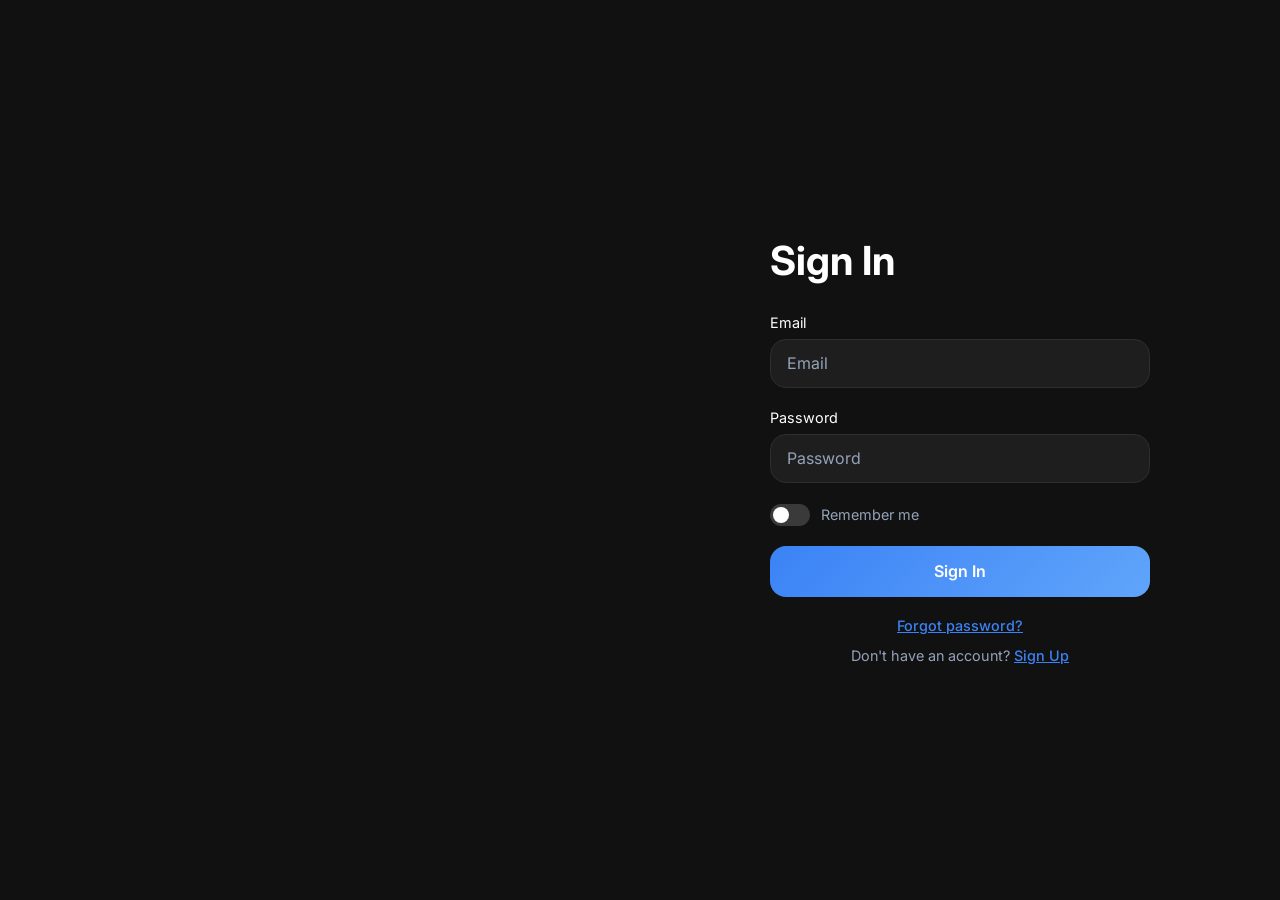
<file: signin.html>
<!DOCTYPE html>
<html lang="en">
<head>
    <meta charset="UTF-8">
    <meta name="viewport" content="width=device-width, initial-scale=1.0">
    <title>Sign-In</title>
    <link rel="stylesheet" href="/assets/style/signinstyle.css">
</head>
<body>

<div class="split">

  <!-- Shown only on mobile: hamburger + brand + app grid icon -->
  <header class="mobile-topbar">
    <svg class="icon" viewBox="0 0 24 24"><path d="M4 7h16M4 12h16M4 17h16"/></svg>
    <span class="brand">DataSync Pro</span>
    <span class="app-grid">
      <svg class="icon" viewBox="0 0 24 24">
        <circle cx="6" cy="6" r="1.6"/><circle cx="12" cy="6" r="1.6"/><circle cx="18" cy="6" r="1.6"/>
        <circle cx="6" cy="12" r="1.6"/><circle cx="12" cy="12" r="1.6"/><circle cx="18" cy="12" r="1.6"/>
        <circle cx="6" cy="18" r="1.6"/><circle cx="12" cy="18" r="1.6"/><circle cx="18" cy="18" r="1.6"/>
      </svg>
      <span class="dot"></span>
    </span>
  </header>

  <div class="split-media" role="img" aria-label="Team working together in a modern office"></div>

  <section class="split-form">
    <div class="form-wrap">
      <h1>Sign In</h1>

      <form action="#" method="post">
        <div class="field">
          <label for="email">Email</label>
          <input id="email" name="email" type="email" placeholder="Email" required>
        </div>

        <div class="field">
          <label for="password">Password</label>
          <input id="password" name="password" type="password" placeholder="Password" required>
        </div>

        <label class="toggle-row">
          <span class="switch">
            <input type="checkbox" name="remember">
            <span class="track"></span>
          </span>
          <span>Remember me</span>
        </label>

        <button class="btn-primary" type="submit">Sign In</button>

        <div class="form-links">
          <a href="#">Forgot password?</a>
          <span class="muted">Don't have an account? <a href="signup.html">Sign Up</a></span>
        </div>
      </form>
    </div>
  </section>

</div>

</body>
</html>
</file>
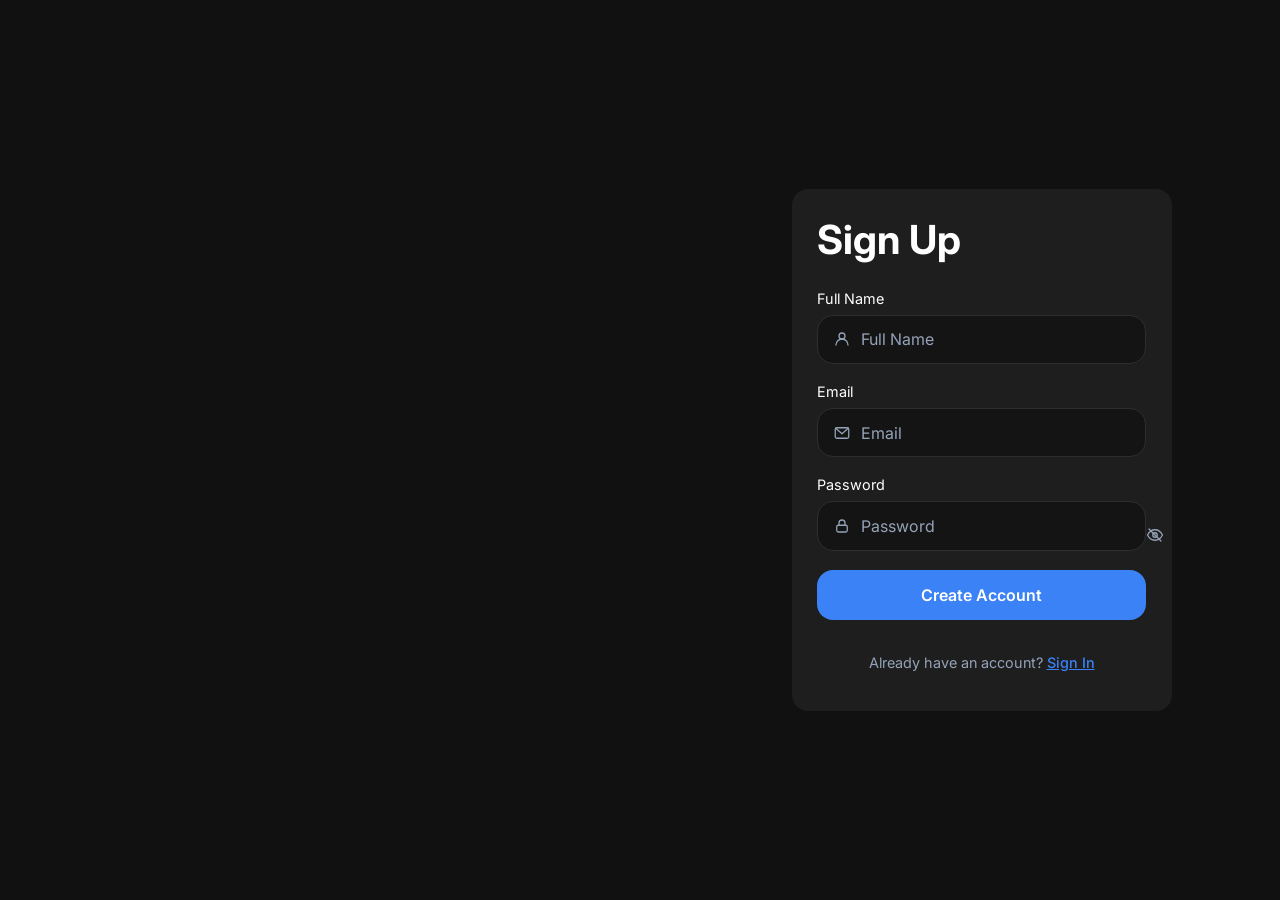
<file: signup.html>
<!DOCTYPE html>
<html lang="en">
<head>
    <meta charset="UTF-8">
    <meta name="viewport" content="width=device-width, initial-scale=1.0">
    <title>Sign-Up</title>
    <link rel="stylesheet" href="/assets/style/signupstyle.css">
</head>
<body>

   <div class="dual">

   <div class="dual-media" role="img" aria-label="Team collaborating around a laptop in an office"></div>

   <section class="dual-form">
    <div class="form-card">
      <h1>Sign Up</h1>

      <form action="#" method="post">
        <div class="field">
          <label for="fullname">Full Name</label>
          <div class="input-icon">
            <svg class="icon" viewBox="0 0 24 24"><circle cx="12" cy="8" r="4"/><path d="M4 20c0-4.4 3.6-8 8-8s8 3.6 8 8"/></svg>
            <input id="fullname" name="fullname" type="text" placeholder="Full Name" required>
          </div>
        </div>

        <div class="field">
          <label for="email">Email</label>
          <div class="input-icon">
            <svg class="icon" viewBox="0 0 24 24"><rect x="3" y="5" width="18" height="14" rx="2"/><path d="m4 6 8 7 8-7"/></svg>
            <input id="email" name="email" type="email" placeholder="Email" required>
          </div>
        </div>

        <div class="field">
          <label for="password">Password</label>
          <div class="input-icon">
            <svg class="icon" viewBox="0 0 24 24"><rect x="5" y="11" width="14" height="9" rx="2"/><path d="M8 11V8a4 4 0 0 1 8 0v3"/></svg>
            <input id="password" name="password" type="password" placeholder="Password" required>
            <button class="toggle-visibility" type="button" aria-label="Show password">
              <svg class="icon" viewBox="0 0 24 24"><path d="M2 12s3.5-7 10-7 10 7 10 7-3.5 7-10 7-10-7-10-7Z"/><circle cx="12" cy="12" r="3"/><path d="m4 4 16 16"/></svg>
            </button>
          </div>
        </div>

        <button class="btn-primary" type="submit">Create Account</button>

        <p class="form-links">Already have an account? <a href="signin.html">Sign In</a></p>
      </form>
    </div>
  </section>

</div>

</body>
</html>
</file>
<file: assets/style/signinstyle.css>
/* =========================================================
   signinstyle.css — Sign In (signin.html)
   ========================================================= */

@import url('https://fonts.googleapis.com/css2?family=Inter:wght@400;500;600;700&display=swap');

:root{
  --bg-main: #111111;
  --bg-card: #1E1E1E;
  --color-primary: #3B82F6;
  --text-main: #FFFFFF;
  --text-muted: #94A3B8;
  --radius: 16px;
}

*, *::before, *::after{ box-sizing: border-box; }

body{
  margin: 0;
  font-family: 'Inter', sans-serif;
  background: var(--bg-main);
  color: var(--text-main);
}

img{ max-width: 100%; display: block; }
a{ color: inherit; }
button, input{ font-family: inherit; font-size: inherit; color: inherit; }
.icon{ width: 20px; height: 20px; flex: none; stroke: currentColor; fill: none; stroke-width: 1.7; stroke-linecap: round; stroke-linejoin: round; }

/* =========================================================
   Desktop: 50/50 split screen
   ========================================================= */
.split{
  display: flex;
  min-height: 100vh;
}

.split-media{
  flex: 1 1 50%;
  background-image:
    linear-gradient(to top, rgba(17,17,17,.35), rgba(17,17,17,0) 40%),
    url('https://images.unsplash.com/photo-1758691737568-a1572060ce5a?w=1400&q=80&auto=format&fit=crop');
  background-size: cover;
  background-position: center;
}

.split-form{
  flex: 1 1 50%;
  display: flex;
  align-items: center;
  justify-content: center;
  padding: 2rem;
}

/* Mobile-only top bar, hidden on desktop */
.mobile-topbar{ display: none; }

.form-wrap{
  width: 100%;
  max-width: 380px;
}

.form-wrap h1{
  font-size: 2.5rem;
  font-weight: 700;
  margin: 0 0 1.8rem;
}

form{ display: flex; flex-direction: column; gap: 1.3rem; }

.field label{
  display: block;
  font-size: .9rem;
  margin-bottom: .5rem;
  color: var(--text-main);
}
.field input{
  width: 100%;
  background: var(--bg-card);
  border: 1px solid #2E2E2E;
  border-radius: var(--radius);
  padding: .85rem 1rem;
  outline: none;
}
.field input::placeholder{ color: var(--text-muted); }
.field input:focus{ border-color: var(--color-primary); }

/* toggle switch */
.toggle-row{
  display: flex;
  align-items: center;
  gap: .7rem;
}
.switch{
  position: relative;
  width: 40px; height: 22px;
  flex: none;
}
.switch input{ opacity: 0; width: 0; height: 0; }
.switch .track{
  position: absolute; inset: 0;
  background: #3A3A3A;
  border-radius: 999px;
  transition: background .15s ease;
}
.switch .track::before{
  content: "";
  position: absolute;
  width: 16px; height: 16px;
  left: 3px; top: 3px;
  background: #fff;
  border-radius: 50%;
  transition: transform .15s ease;
}
.switch input:checked + .track{ background: var(--color-primary); }
.switch input:checked + .track::before{ transform: translateX(18px); }
.toggle-row span{ font-size: .9rem; color: var(--text-muted); }

.btn-primary{
  background: linear-gradient(135deg, var(--color-primary), #60A5FA);
  color: #fff;
  border: none;
  border-radius: var(--radius);
  padding: .95rem;
  font-weight: 600;
  font-size: 1rem;
  cursor: pointer;
}

.form-links{
  text-align: center;
  display: flex;
  flex-direction: column;
  gap: .8rem;
  font-size: .9rem;
}
.form-links a{ color: var(--color-primary); font-weight: 500; }
.form-links .muted{ color: var(--text-muted); }

/* =========================================================
   Mobile — hero image + overlapping floating card
   ========================================================= */
@media (max-width: 760px){
  .split{ flex-direction: column; min-height: auto; }

  .mobile-topbar{
    display: flex;
    align-items: center;
    justify-content: space-between;
    padding: 1rem 1.2rem;
    background: var(--bg-main);
  }
  .mobile-topbar .brand{ font-weight: 700; font-size: 1.1rem; color: var(--color-primary); }
  .mobile-topbar .app-grid{
    position: relative;
    color: var(--text-muted);
  }
  .mobile-topbar .app-grid .dot{
    position: absolute; top: -3px; right: -3px;
    width: 8px; height: 8px; border-radius: 50%;
    background: var(--color-primary);
  }

  .split-media{
    flex: none;
    height: 260px;
    margin-bottom: -60px; /* lets the card float over the image */
  }

  .split-form{
    padding: 0 1.1rem 2.5rem;
    display: block;
  }

  .form-wrap{
    position: relative;
    max-width: none;
    background: var(--bg-card);
    border-radius: var(--radius);
    padding: 1.8rem 1.4rem;
  }
  .form-wrap h1{ font-size: 2rem; margin-bottom: 1.4rem; }
}
</file>
<file: assets/style/signupstyle.css>
@import url('https://fonts.googleapis.com/css2?family=Inter:wght@400;500;600;700&display=swap');

:root{
  --bg-main: #111111;
  --bg-card: #1E1E1E;
  --color-primary: #3B82F6;
  --text-main: #FFFFFF;
  --text-muted: #94A3B8;
  --radius: 16px;
}

*, *::before, *::after{
  box-sizing: border-box;
}

body{
  margin: 0;
  font-family: 'Inter', sans-serif;
  background: var(--bg-main);
  color: var(--text-main);
}

body{
  margin: 0;
  font-family: 'Inter', sans-serif;
  background: var(--bg-main);
  color: var(--text-main);
}

img{ max-width: 100%; display: block; }
a{ color: inherit; }
button, input{ font-family: inherit; font-size: inherit; color: inherit; }
.icon{ width: 18px; height: 18px; flex: none; stroke: currentColor; fill: none; stroke-width: 1.7; stroke-linecap: round; stroke-linejoin: round; }


.dual{
  display: flex;
  align-items: center;
  gap: 2rem;
  min-height: 100vh;
  padding: 2rem;
}

.dual-media{
  flex: 1 1 55%;
  align-self: stretch;
  border-radius: var(--radius);
  overflow: hidden;
  background-image: url('https://images.unsplash.com/photo-1568992687947-868a62a9f521?w=700&auto=format&fit=crop&q=60&ixlib=rb-4.1.0&ixid=M3wxMjA3fDB8MHxzZWFyY2h8M3x8VGVhbSUyME1lZXRpbmclMjBpbiUyME9mZmljZXxlbnwwfHwwfHx8MA%3D%3D');
  background-size: cover;
  background-position: center;
  min-height: 500px;
}
.dual-form{
  flex: 1 1 45%;
  display: flex;
  justify-content: center;
}

.form-card{
  width: 100%;
  max-width: 380px;
  background: var(--bg-card);
  border-radius: var(--radius);
  padding: 1.6rem;
}

.form-card h1{
  font-size: 2.5rem;
  font-weight: 700;
  margin: 0 0 1.6rem;
}

form{ display: flex; flex-direction: column; gap: 1.2rem; }

.field label{
  display: block;
  font-size: .9rem;
  margin-bottom: .5rem;
}
.input-icon{
  position: relative;
  display: flex;
  align-items: center;
}
.input-icon .icon{
  position: absolute;
  left: 1rem;
  color: var(--text-muted);
}
.input-icon input{
  width: 100%;
  background: #141414;
  border: 1px solid #2E2E2E;
  border-radius: var(--radius);
  padding: .85rem 1rem .85rem 2.7rem;
  outline: none;
}
.input-icon input::placeholder{ color: var(--text-muted); }
.input-icon input:focus{ border-color: var(--color-primary); }

.toggle-visibility{
  position: absolute;
  right: 1rem;
  background: none;
  border: none;
  color: var(--text-muted);
  cursor: pointer;
  padding: 0;
  display: flex;
}

.btn-primary{
  background: var(--color-primary);
  color: #fff;
  border: none;
  border-radius: var(--radius);
  padding: .95rem;
  font-weight: 600;
  font-size: 1rem;
  cursor: pointer;
}

.form-links{
  text-align: center;
  font-size: .9rem;
  color: var(--text-muted);
}
.form-links a{ color: var(--color-primary); font-weight: 500; }


@media (max-width: 760px){
  .dual{
    flex-direction: column;
    padding: 1.1rem;
    gap: 1.2rem;
    min-height: auto;
  }
  .dual-media{
    width: 100%;
    min-height: 200px;
    flex: none;
  }
  .dual-form{ width: 100%; }
  .form-card{ max-width: none; padding: 1.4rem; }
  .form-card h1{ font-size: 2rem; margin-bottom: 1.3rem; }
}
</file>
